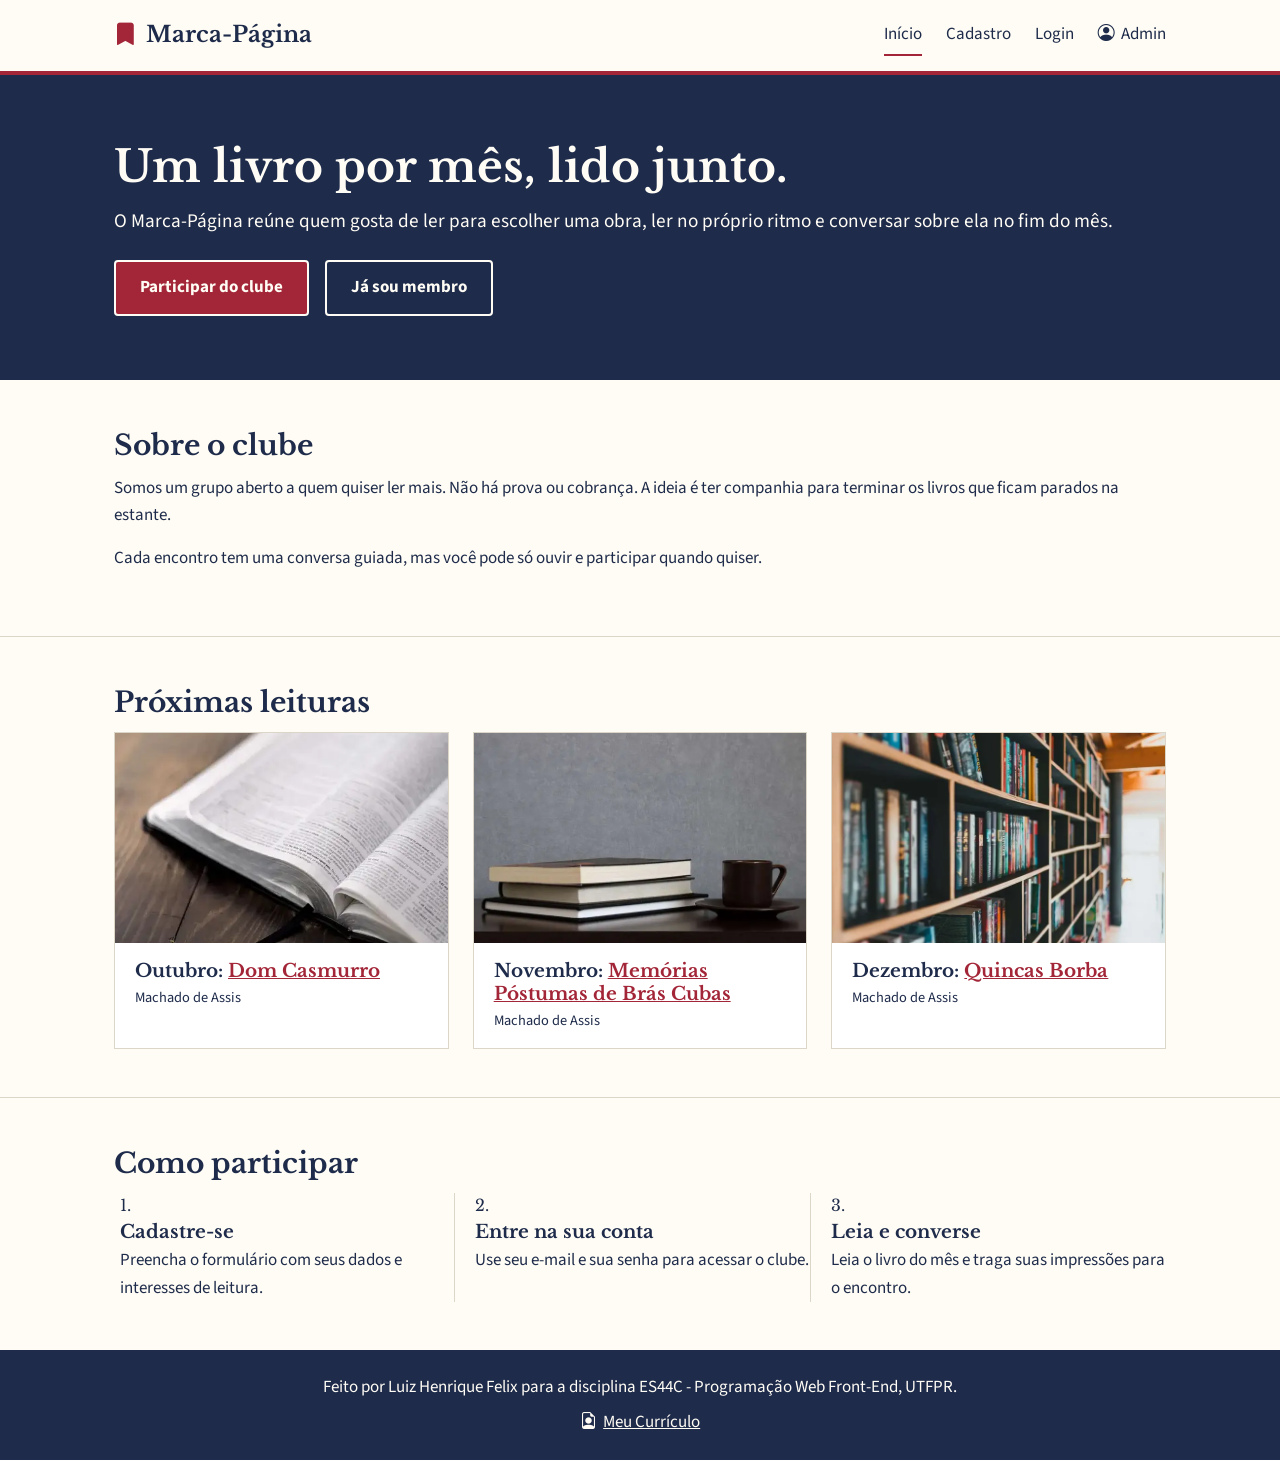
<file: index.html>
<!doctype html>
<html lang="pt-BR">
  <head>
    <meta charset="UTF-8">
    <meta name="viewport" content="width=device-width, initial-scale=1.0">
    <meta name="description" content="Marca-Página é um clube de leitura online para reunir pessoas que amam livros e compartilhar experiências literárias.">
    <link rel="preconnect" href="https://fonts.googleapis.com">
    <link rel="preconnect" href="https://fonts.gstatic.com" crossorigin>
    <link
      href="https://fonts.googleapis.com/css2?family=Libre+Baskerville:wght@400..700&family=Source+Sans+3:wght@200..900&display=swap"
      rel="stylesheet"
   >
    <link
      rel="stylesheet"
      href="https://cdn.jsdelivr.net/npm/bootstrap-icons@1.11.3/font/bootstrap-icons.min.css"
   >
    <link rel="stylesheet" href="./style/global.css">
    <link rel="stylesheet" href="./style/index.css">
    <title>Marca-Página - Clube de Leitura</title>
  </head>
  <body>
    <header class="topo">
      <div class="container">
        <a class="logo" href="index.html">
          <i class="bi bi-bookmark-fill" aria-hidden="true"></i>
          Marca-Página
        </a>
        <nav aria-label="Menu principal">
          <ul>
            <li><a href="index.html" aria-current="page">Início</a></li>
            <li><a href="cadastro.html">Cadastro</a></li>
            <li><a href="login.html">Login</a></li>
            <li>
              <a href="admin.html">
                <i class="bi bi-person-circle" aria-hidden="true"></i>
                Admin
              </a>
            </li>
          </ul>
        </nav>
      </div>
    </header>

    <main>
      <section class="hero">
        <div class="container">
          <h1>Um livro por mês, lido junto.</h1>
          <p>
            O Marca-Página reúne quem gosta de ler para escolher uma obra, ler
            no próprio ritmo e conversar sobre ela no fim do mês.
          </p>
          <div class="acoes">
            <a class="btn" href="cadastro.html">Participar do clube</a>
            <a class="btn btn-sec" href="login.html">Já sou membro</a>
          </div>
        </div>
      </section>

      <section class="secao">
        <div class="container">
          <h2>Sobre o clube</h2>
          <p>
            Somos um grupo aberto a quem quiser ler mais. Não há prova ou
            cobrança. A ideia é ter companhia para terminar os livros que ficam
            parados na estante.
          </p>
          <p>
            Cada encontro tem uma conversa guiada, mas você pode só ouvir e
            participar quando quiser.
          </p>
        </div>
      </section>

      <section class="secao">
        <div class="container">
          <h2>Próximas leituras</h2>
          <div class="cards">
            <article class="card">
              <img
                src="assets/livro-na-mesa.webp"
                alt="Livro aberto sobre uma mesa de madeira"
             >
              <div class="card-texto">
                <h3>Outubro: <a href="https://machado.mec.gov.br/obra-completa-lista/item/31-dom-casmurro" target="_blank" rel="noopener noreferrer">Dom Casmurro</a></h3>
                <p class="card-autor">Machado de Assis</p>
              </div>
            </article>
            <article class="card">
              <img
                src="assets/livros-e-xicara.webp"
                alt="Pilha de livros ao lado de uma xícara"
             >
              <div class="card-texto">
                <h3>Novembro: <a href="https://machado.mec.gov.br/obra-completa-lista/item/34-memorias-postumas-de-bras-cubas" target="_blank" rel="noopener noreferrer">Memórias Póstumas de Brás Cubas</a></h3>
                <p class="card-autor">Machado de Assis</p>
              </div>
            </article>
            <article class="card">
              <img
                src="assets/estante.webp"
                alt="Estante cheia de livros em uma biblioteca"
             >
              <div class="card-texto">
                <h3>Dezembro: <a href="https://machado.mec.gov.br/obra-completa-lista/item/32-quincas-borba" target="_blank" rel="noopener noreferrer">Quincas Borba</a></h3>
                <p class="card-autor">Machado de Assis</p>
              </div>
            </article>
          </div>
        </div>
      </section>

      <section class="secao">
        <div class="container">
          <h2>Como participar</h2>
          <ol class="passos">
            <li>
              <h3>Cadastre-se</h3>
              <p>
                Preencha o formulário com seus dados e interesses de leitura.
              </p>
            </li>
            <li>
              <h3>Entre na sua conta</h3>
              <p>Use seu e-mail e sua senha para acessar o clube.</p>
            </li>
            <li>
              <h3>Leia e converse</h3>
              <p>
                Leia o livro do mês e traga suas impressões para o encontro.
              </p>
            </li>
          </ol>
        </div>
      </section>
    </main>

    <footer class="rodape">
      <p>
        Feito por Luiz Henrique Felix para a disciplina ES44C - Programação Web
        Front-End, UTFPR.
      </p>
      <a href="./curriculo.pdf">
        <i class="bi bi-file-earmark-person" aria-hidden="true"></i>
        Meu Currículo
      </a>
    </footer>
  </body>
</html>
</file>
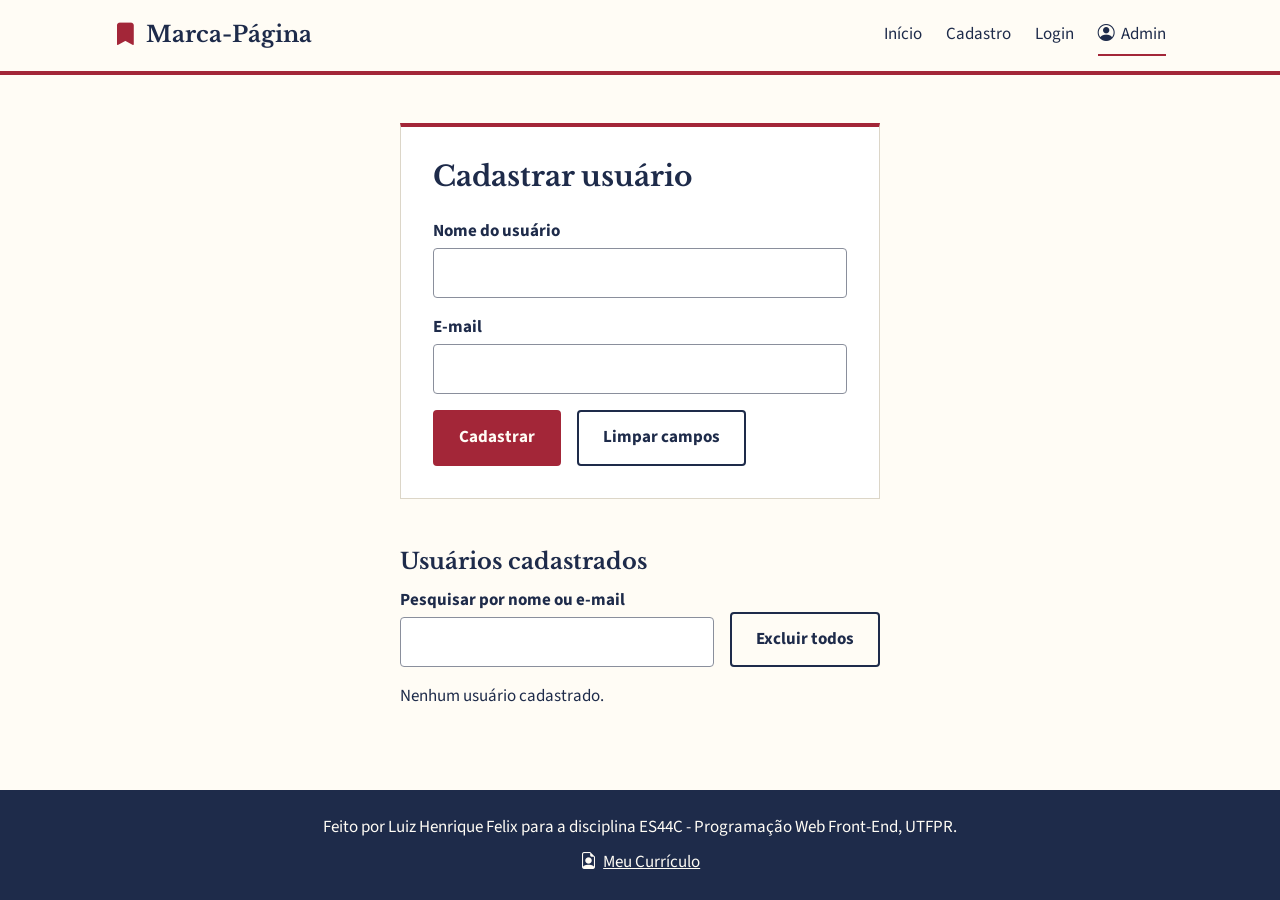
<file: admin.html>
<!doctype html>
<html lang="pt-BR">
  <head>
    <meta charset="UTF-8">
    <meta name="viewport" content="width=device-width, initial-scale=1.0">
    <meta name="description" content="Página de administração do Marca-Página, onde é possível cadastrar e gerenciar usuários do clube de leitura.">
    <link rel="preconnect" href="https://fonts.googleapis.com">
    <link rel="preconnect" href="https://fonts.gstatic.com" crossorigin>
    <link
      href="https://fonts.googleapis.com/css2?family=Libre+Baskerville:wght@400..700&family=Source+Sans+3:wght@200..900&display=swap"
      rel="stylesheet"
   >
    <link
      rel="stylesheet"
      href="https://cdn.jsdelivr.net/npm/bootstrap-icons@1.11.3/font/bootstrap-icons.min.css"
   >
    <link rel="stylesheet" href="./style/global.css">
    <link rel="stylesheet" href="./style/form.css">
    <link rel="stylesheet" href="./style/admin.css">
    <title>Admin - Marca-Página</title>
  </head>
  <body>
    <header class="topo">
      <div class="container">
        <a class="logo" href="index.html">
          <i class="bi bi-bookmark-fill" aria-hidden="true"></i>
          Marca-Página
        </a>
        <nav aria-label="Menu principal">
          <ul>
            <li><a href="index.html">Início</a></li>
            <li><a href="cadastro.html">Cadastro</a></li>
            <li><a href="login.html">Login</a></li>
            <li>
              <a href="admin.html" aria-current="page">
                <i class="bi bi-person-circle" aria-hidden="true"></i>
                Admin
              </a>
            </li>
          </ul>
        </nav>
      </div>
    </header>

    <main class="container">
      <section class="form-box">
        <h1>Cadastrar usuário</h1>
        <form id="form-cadastro">
          <label>
            Nome do usuário
            <input type="text" id="nome" required>
          </label>
          <label>
            E-mail
            <input type="email" id="email" required>
          </label>
          <div class="form-acoes">
            <button class="btn" type="submit">Cadastrar</button>
            <button class="btn btn-sec" type="button" id="btn-limpar">
              Limpar campos
            </button>
          </div>
        </form>
      </section>

      <section class="usuarios">
        <h2>Usuários cadastrados</h2>
        <div class="usuarios-barra">
          <label>
            Pesquisar por nome ou e-mail
            <input type="search" id="busca">
          </label>
          <button class="btn btn-sec" type="button" id="btn-excluir-todos">
            Excluir todos
          </button>
        </div>
        <p class="aviso-lista" id="aviso-lista"></p>
        <ul class="lista-usuarios" id="lista-usuarios"></ul>
      </section>
    </main>

    <footer class="rodape">
      <p>
        Feito por Luiz Henrique Felix para a disciplina ES44C - Programação Web
        Front-End, UTFPR.
      </p>
      <a href="./curriculo.pdf">
        <i class="bi bi-file-earmark-person" aria-hidden="true"></i>
        Meu Currículo
      </a>
    </footer>

    <script src="./script/admin.js"></script>
  </body>
</html>
</file>
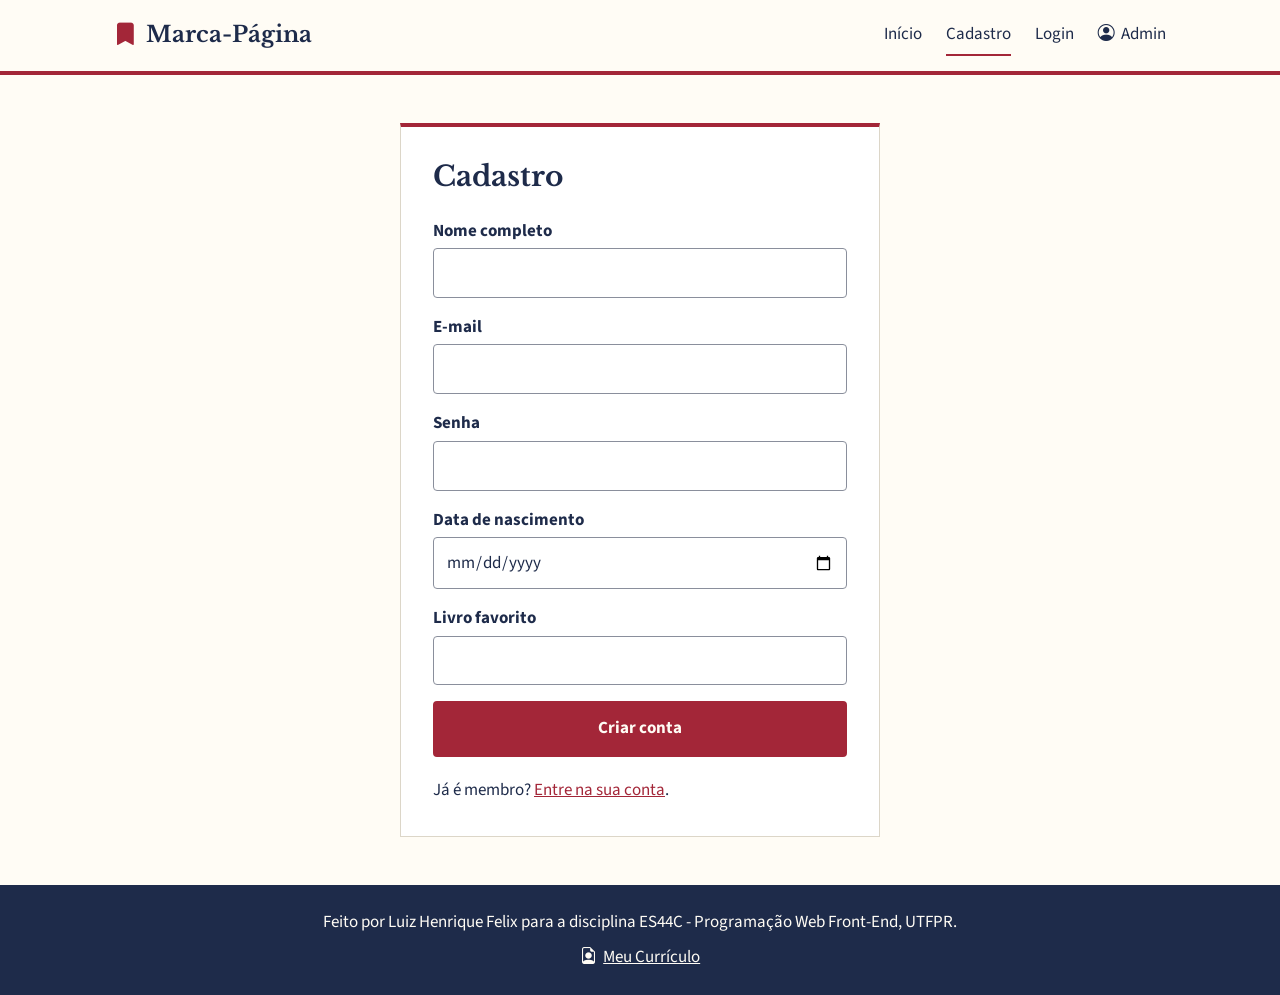
<file: cadastro.html>
<!doctype html>
<html lang="pt-BR">
  <head>
    <meta charset="UTF-8">
    <meta name="viewport" content="width=device-width, initial-scale=1.0">
    <meta name="description" content="Página de cadastro do Marca-Página, onde é possível criar uma nova conta e se tornar membro do clube de leitura.">
    <link rel="preconnect" href="https://fonts.googleapis.com">
    <link rel="preconnect" href="https://fonts.gstatic.com" crossorigin>
    <link
      href="https://fonts.googleapis.com/css2?family=Libre+Baskerville:wght@400..700&family=Source+Sans+3:wght@200..900&display=swap"
      rel="stylesheet"
   >
    <link
      rel="stylesheet"
      href="https://cdn.jsdelivr.net/npm/bootstrap-icons@1.11.3/font/bootstrap-icons.min.css"
   >
    <link rel="stylesheet" href="./style/global.css">
    <link rel="stylesheet" href="./style/form.css">
    <title>Cadastro - Marca-Página</title>
  </head>
  <body>
    <header class="topo">
      <div class="container">
        <a class="logo" href="index.html">
          <i class="bi bi-bookmark-fill" aria-hidden="true"></i>
          Marca-Página
        </a>
        <nav aria-label="Menu principal">
          <ul>
            <li><a href="index.html">Início</a></li>
            <li><a href="cadastro.html" aria-current="page">Cadastro</a></li>
            <li><a href="login.html">Login</a></li>
            <li>
              <a href="admin.html">
                <i class="bi bi-person-circle" aria-hidden="true"></i>
                Admin
              </a>
            </li>
          </ul>
        </nav>
      </div>
    </header>

    <main class="container">
      <section class="form-box">
        <h1>Cadastro</h1>
        <form action="login.html">
          <label>
            Nome completo
            <input type="text" autocomplete="name" required>
          </label>
          <label>
            E-mail
            <input type="email" autocomplete="email" required>
          </label>
          <label>
            Senha
            <input
              type="password"
              autocomplete="new-password"
              minlength="6"
              required
           >
          </label>
          <label>
            Data de nascimento
            <input type="date" autocomplete="bday" required>
          </label>
          <label>
            Livro favorito
            <input type="text" required>
          </label>
          <button class="btn" type="submit">Criar conta</button>
        </form>
        <p class="form-aviso">
          Já é membro? <a href="login.html">Entre na sua conta</a>.
        </p>
      </section>
    </main>

    <footer class="rodape">
      <p>
        Feito por Luiz Henrique Felix para a disciplina ES44C - Programação Web
        Front-End, UTFPR.
      </p>
      <a href="./curriculo.pdf">
        <i class="bi bi-file-earmark-person" aria-hidden="true"></i>
        Meu Currículo
      </a>
    </footer>
  </body>
</html>
</file>
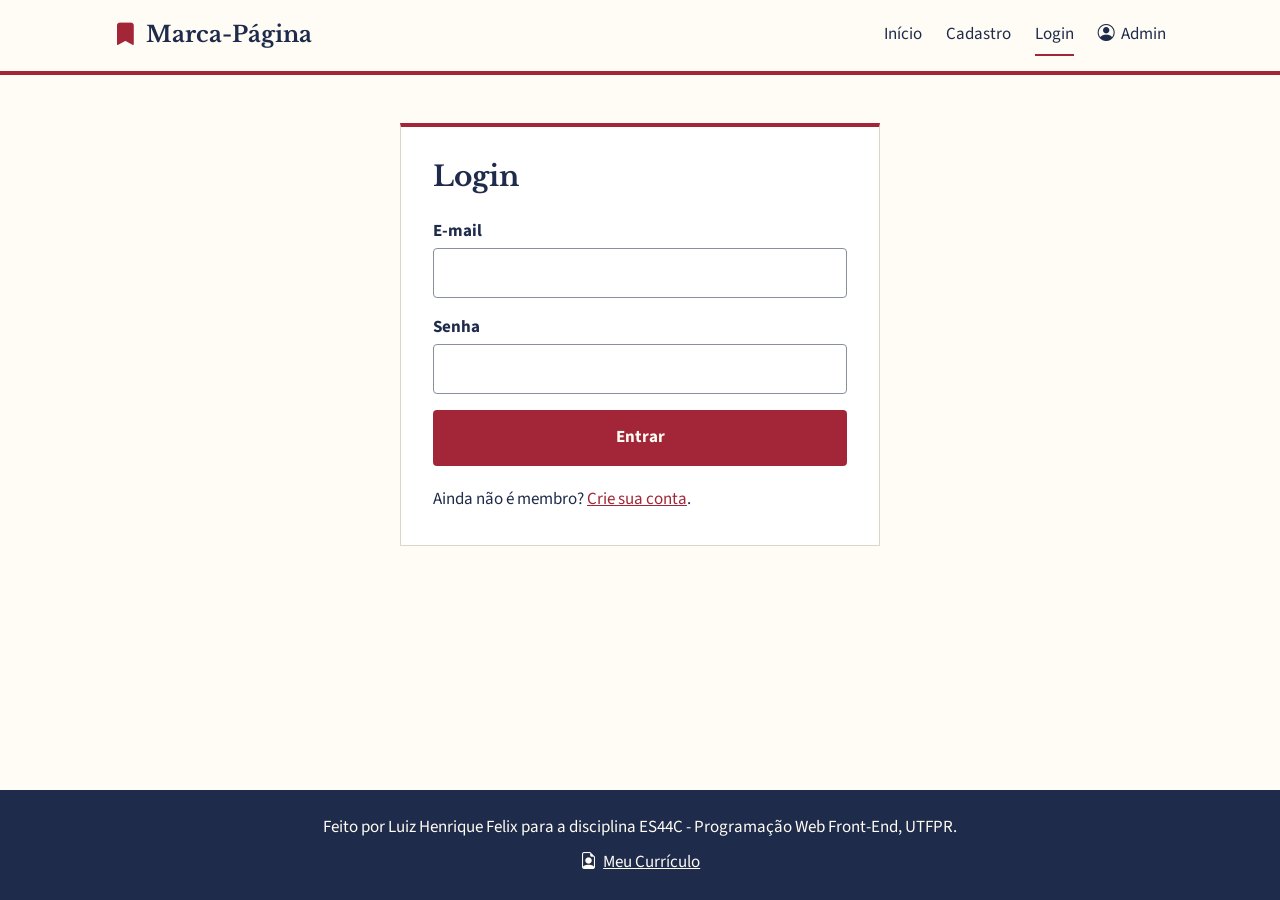
<file: login.html>
<!doctype html>
<html lang="pt-BR">
  <head>
    <meta charset="UTF-8">
    <meta name="viewport" content="width=device-width, initial-scale=1.0">
    <meta name="description" content="Página de login do Marca-Página, onde é possível acessar a conta de membro do clube de leitura.">
    <link rel="preconnect" href="https://fonts.googleapis.com">
    <link rel="preconnect" href="https://fonts.gstatic.com" crossorigin>
    <link
      href="https://fonts.googleapis.com/css2?family=Libre+Baskerville:wght@400..700&family=Source+Sans+3:wght@200..900&display=swap"
      rel="stylesheet"
   >
    <link
      rel="stylesheet"
      href="https://cdn.jsdelivr.net/npm/bootstrap-icons@1.11.3/font/bootstrap-icons.min.css"
   >
    <link rel="stylesheet" href="./style/global.css">
    <link rel="stylesheet" href="./style/form.css">
    <title>Login - Marca-Página</title>
  </head>
  <body>
    <header class="topo">
      <div class="container">
        <a class="logo" href="index.html">
          <i class="bi bi-bookmark-fill" aria-hidden="true"></i>
          Marca-Página
        </a>
        <nav aria-label="Menu principal">
          <ul>
            <li><a href="index.html">Início</a></li>
            <li><a href="cadastro.html">Cadastro</a></li>
            <li><a href="login.html" aria-current="page">Login</a></li>
            <li>
              <a href="admin.html">
                <i class="bi bi-person-circle" aria-hidden="true"></i>
                Admin
              </a>
            </li>
          </ul>
        </nav>
      </div>
    </header>

    <main class="container">
      <section class="form-box">
        <h1>Login</h1>
        <form action="index.html">
          <label>
            E-mail
            <input type="email" autocomplete="email" required>
          </label>
          <label>
            Senha
            <input type="password" autocomplete="current-password" required>
          </label>
          <button class="btn" type="submit">Entrar</button>
        </form>
        <p class="form-aviso">
          Ainda não é membro? <a href="cadastro.html">Crie sua conta</a>.
        </p>
      </section>
    </main>

    <footer class="rodape">
      <p>
        Feito por Luiz Henrique Felix para a disciplina ES44C - Programação Web
        Front-End, UTFPR.
      </p>
      <a href="./curriculo.pdf">
        <i class="bi bi-file-earmark-person" aria-hidden="true"></i>
        Meu Currículo
      </a>
    </footer>
  </body>
</html>
</file>
<file: style/global.css>
:root {
  --tinta: #1e2b4a;
  --papel: #fffcf5;
  --fita: #a32638;
  --fita-hover: #861d2d;
  --linha: #dcd6c8;
  --fonte-titulo: "Libre Baskerville", Georgia, serif;
  --fonte-corpo: "Source Sans 3", Arial, sans-serif;
}

* {
  box-sizing: border-box;
  padding: 0;
  margin: 0;
}

body {
  margin: 0;
  min-height: 100vh;
  display: flex;
  flex-direction: column;
  font-family: var(--fonte-corpo);
  font-size: 1.0625rem;
  line-height: 1.6;
  color: var(--tinta);
  background: var(--papel);
}

main {
  flex: 1;
}

h1,
h2,
h3 {
  font-family: var(--fonte-titulo);
  line-height: 1.25;
  margin: 0 0 0.75rem;
}

h1 {
  font-size: 2.75rem;
}
h2 {
  font-size: 1.75rem;
}
h3 {
  font-size: 1.15rem;
}

p {
  margin-bottom: 1rem;
}

a {
  color: var(--fita);
}

.container {
  width: 100%;
  max-width: 1100px;
  margin: 0 auto;
  padding: 0 1.5rem;
}

.topo {
  background: var(--papel);
  border-bottom: 4px solid var(--fita);

  .container {
    display: flex;
    justify-content: space-between;
    align-items: center;
    flex-wrap: wrap;
    gap: 0.75rem 2rem;
    padding-top: 0.9rem;
    padding-bottom: 0.9rem;
  }
}

.logo {
  display: flex;
  align-items: center;
  gap: 0.6rem;
  font-family: var(--fonte-titulo);
  font-size: 1.4rem;
  font-weight: 700;
  color: var(--tinta);
  text-decoration: none;

  & i {
    color: var(--fita);
  }
}

nav {
  ul {
    list-style: none;
    margin: 0;
    padding: 0;
    display: flex;
    flex-wrap: wrap;
    gap: 0.25rem 1.5rem;
  }

  a {
    display: inline-flex;
    align-items: center;
    gap: 0.4rem;
    padding: 0.4rem 0;
    color: var(--tinta);
    text-decoration: none;
    border-bottom: 2px solid transparent;
    &:hover,
    &[aria-current="page"] {
      border-bottom-color: var(--fita);
    }
  }

}

.btn {
  display: inline-block;
  padding: 0.75rem 1.5rem;
  border: 2px solid var(--fita);
  border-radius: 4px;
  background: var(--fita);
  color: var(--papel);
  font: inherit;
  font-weight: 700;
  text-decoration: none;
  cursor: pointer;
  &:hover {
    background: var(--fita-hover);
    border-color: var(--fita-hover);
  }
}

.btn-sec {
  background: transparent;
  color: var(--tinta);
  border-color: var(--tinta);
  &:hover {
    background: var(--tinta);
    color: var(--papel);
  }
}

.rodape {
  background: var(--tinta);
  color: var(--papel);
  padding: 1.5rem 2rem;
  display: flex;
  flex-direction: column;
  align-items: center;
  text-align: center;
  gap: 0.5rem;

  p {
    margin: 0;
  }
  a {
    display: inline-flex;
    gap: 0.4rem;
    color: var(--papel);
  }
}

@media (max-width: 768px) {
  .topo {
    .container {
      flex-direction: column;
      align-items: center;

      .logo {
        font-size: 1.2rem;
      }

      nav ul {
        flex-wrap: wrap;
        justify-content: center;
        align-content: center;
      }
    }
  }

  h1 {
    font-size: 2rem;
  }
}
</file>
<file: style/index.css>
.hero {
  background: var(--tinta);
  color: var(--papel);
  padding: 4rem 0;

  p {
    font-size: 1.2rem;
  }

  .btn {
    border-color: var(--papel);
  }

  .btn-sec {
    color: var(--papel);

    &:hover {
      background: var(--papel);
      color: var(--tinta);
    }
  }
}

.acoes {
  display: flex;
  flex-wrap: wrap;
  align-items: center;
  gap: 1rem;
  margin-top: 1.5rem;
}

.secao {
  padding: 3rem 0;

  & + .secao {
    border-top: 1px solid var(--linha);
  }
}

.cards {
  display: flex;
  gap: 1.5rem;

  .card {
    flex: 1 1 260px;
    display: flex;
    flex-direction: column;
    border: 1px solid var(--linha);
    background: #ffffff;

    img {
      display: block;
      width: 100%;
      height: 210px;
      object-fit: cover;
    }

    .card-texto {
      padding: 1rem 1.25rem 0.25rem;

      h3 {
        margin-bottom: 0.25rem;
      }

      .card-autor {
        font-size: 0.9rem;
        margin-bottom: 0.75rem;
      }
    }
  }
}

.passos {
  list-style-position: inside;
  margin: 0;
  padding: 0;
  display: flex;
  gap: 0;

  li {
    flex: 1 1 0;
    padding-left: 0.35rem;

    & + li {
      padding-left: 1.25rem;
      border-left: 1px solid var(--linha);
    }

    h3 {
      margin-bottom: 0.25rem;
    }

    p {
      margin-bottom: 0;
    }

    &::marker {
      font-family: var(--fonte-titulo);
      font-size: 1rem;
    }
  }
}

@media (max-width: 800px) {
  .hero h1 {
    font-size: 2rem;
  }

  .cards {
    flex-direction: column;
  }

  .passos {
    flex-direction: column;
    gap: 0;

    li,
    li + li {
      padding: 1rem 0 0;
      border-left: 0;
    }

    li + li {
      margin-top: 1rem;
      border-top: 1px solid var(--linha);
    }

    li:first-child {
      padding-top: 0;
    }
  }
}
</file>
<file: style/form.css>
label {
  display: flex;
  flex-direction: column;
  gap: 0.2rem;
  font-weight: 700;
}

input {
  padding: 0.65rem 0.75rem;
  border: 1px solid #8a8f9c;
  border-radius: 4px;
  background: #ffffff;
  color: var(--tinta);
  font: inherit;
  font-weight: 400;
}

.form-box {
  max-width: 480px;
  margin: 3rem auto;
  padding: 2rem;
  background: #ffffff;
  border: 1px solid var(--linha);
  border-top: 4px solid var(--fita);

  h1 {
    font-size: 1.75rem;
    margin-bottom: 1.5rem;
  }

  form {
    display: flex;
    flex-direction: column;
    gap: 1rem;
  }

  .form-acoes {
    display: flex;
    flex-wrap: wrap;
    gap: 1rem;
  }

  .form-aviso {
    margin: 1.25rem 0 0;
  }
}
</file>
<file: style/admin.css>
.usuarios {
  max-width: 480px;
  margin: 0 auto 3rem;

  h2 {
    font-size: 1.4rem;
  }

  .usuarios-barra {
    display: flex;
    flex-wrap: wrap;
    align-items: flex-end;
    gap: 1rem;
    margin-bottom: 1rem;

    label {
      flex: 1 1 200px;
    }
  }

  .aviso-lista:empty {
    display: none;
  }

  .lista-usuarios {
    list-style: none;
    display: flex;
    flex-direction: column;
    gap: 0.75rem;
  }

  .usuario {
    display: flex;
    justify-content: space-between;
    align-items: center;
    gap: 1rem;
    padding: 0.75rem 1rem;
    background: #ffffff;
    border: 1px solid var(--linha);
    border-left: 4px solid var(--fita);
  }

  .usuario-dados {
    display: flex;
    flex-direction: column;
    min-width: 0;
    overflow-wrap: break-word;
  }

  .usuario-data {
    font-size: 0.85rem;
  }

  .btn-pequeno {
    padding: 0.35rem 0.9rem;
    font-size: 0.9rem;
  }
}
</file>
